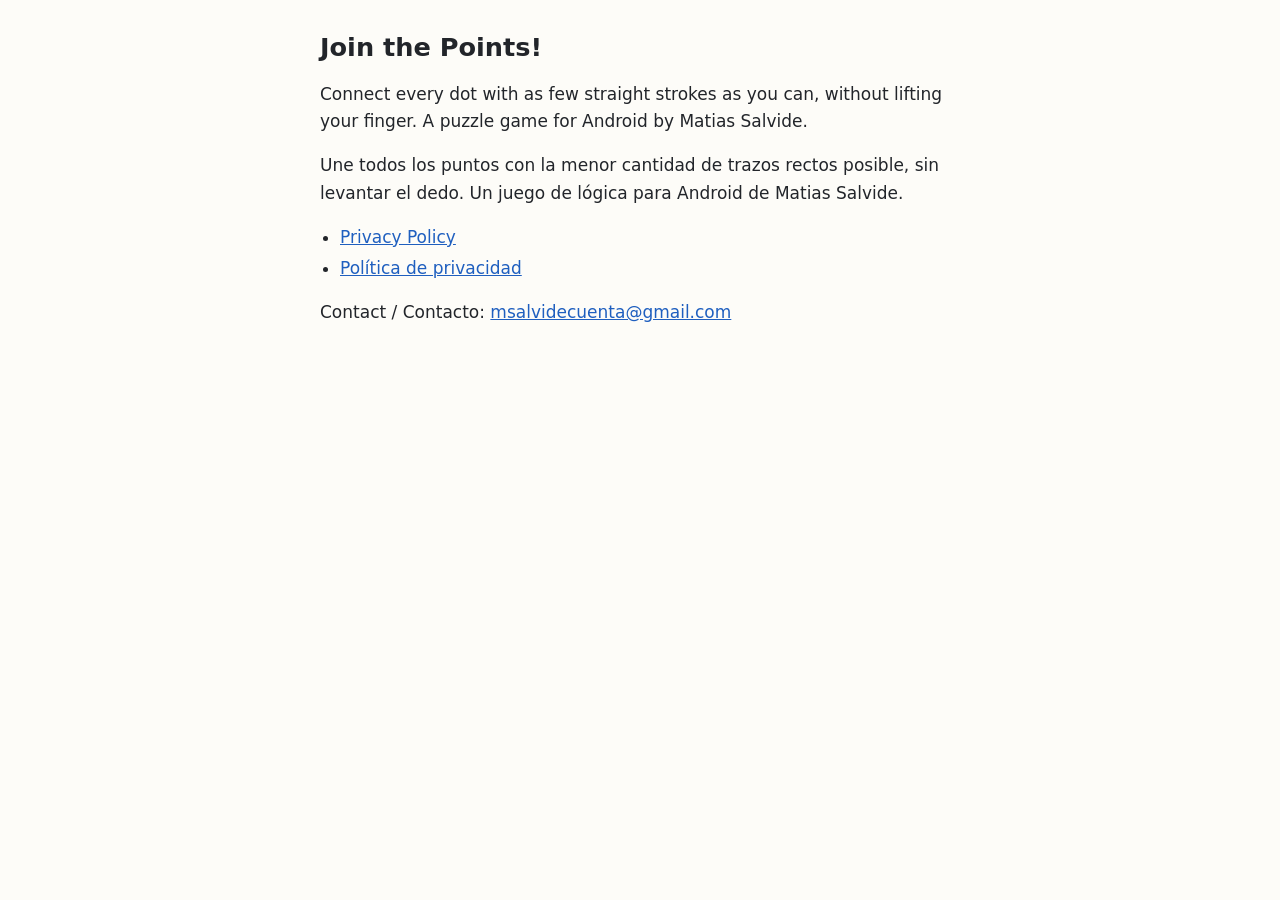
<file: index.html>
<!doctype html>
<html lang="en">
<head>
<meta charset="utf-8">
<meta name="viewport" content="width=device-width, initial-scale=1">
<title>Join the Points!</title>
<link rel="stylesheet" href="style.css">
</head>
<body>
<main>
<h1>Join the Points!</h1>
<p>Connect every dot with as few straight strokes as you can, without lifting your finger. A puzzle game for Android by Matias Salvide.</p>
<p>Une todos los puntos con la menor cantidad de trazos rectos posible, sin levantar el dedo. Un juego de lógica para Android de Matias Salvide.</p>
<ul>
  <li><a href="privacy.html">Privacy Policy</a></li>
  <li><a href="privacy-es.html">Política de privacidad</a></li>
</ul>
<p>Contact / Contacto: <a href="mailto:msalvidecuenta@gmail.com">msalvidecuenta@gmail.com</a></p>
</main>
</body>
</html>
</file>
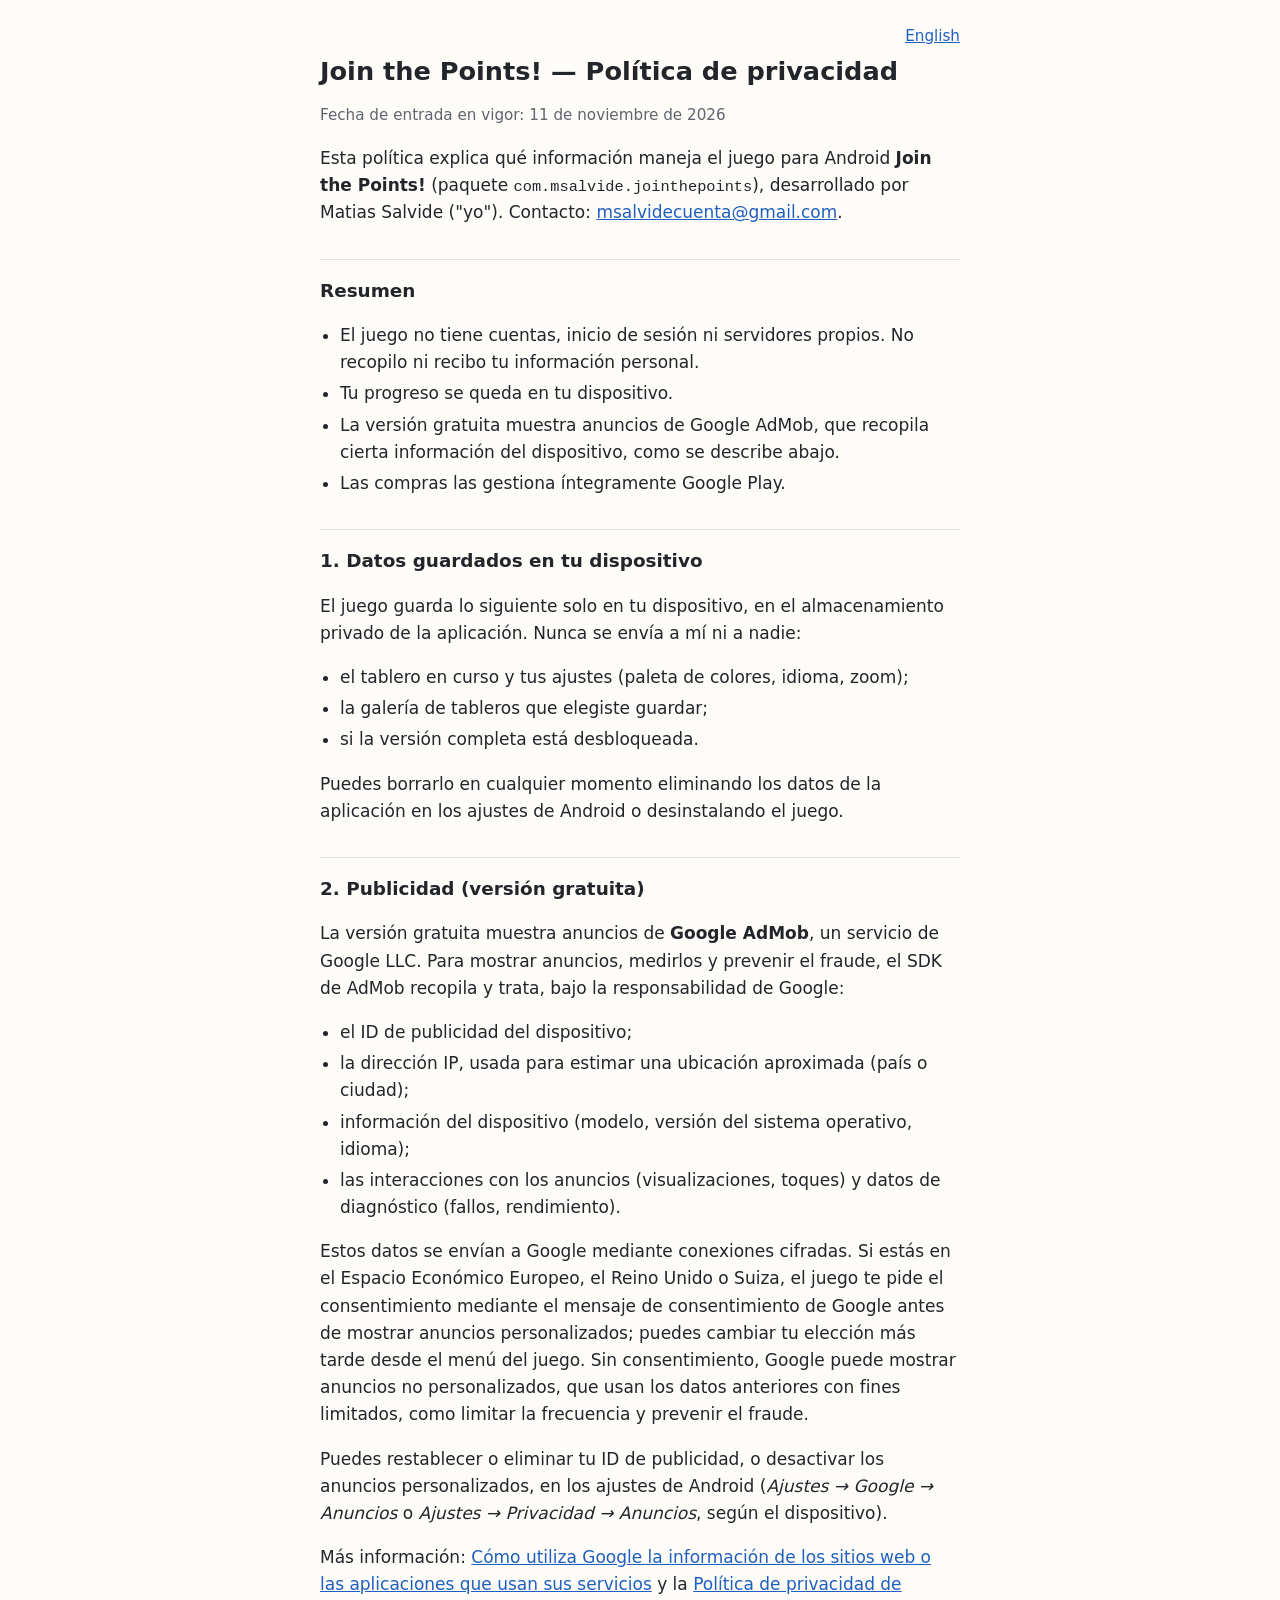
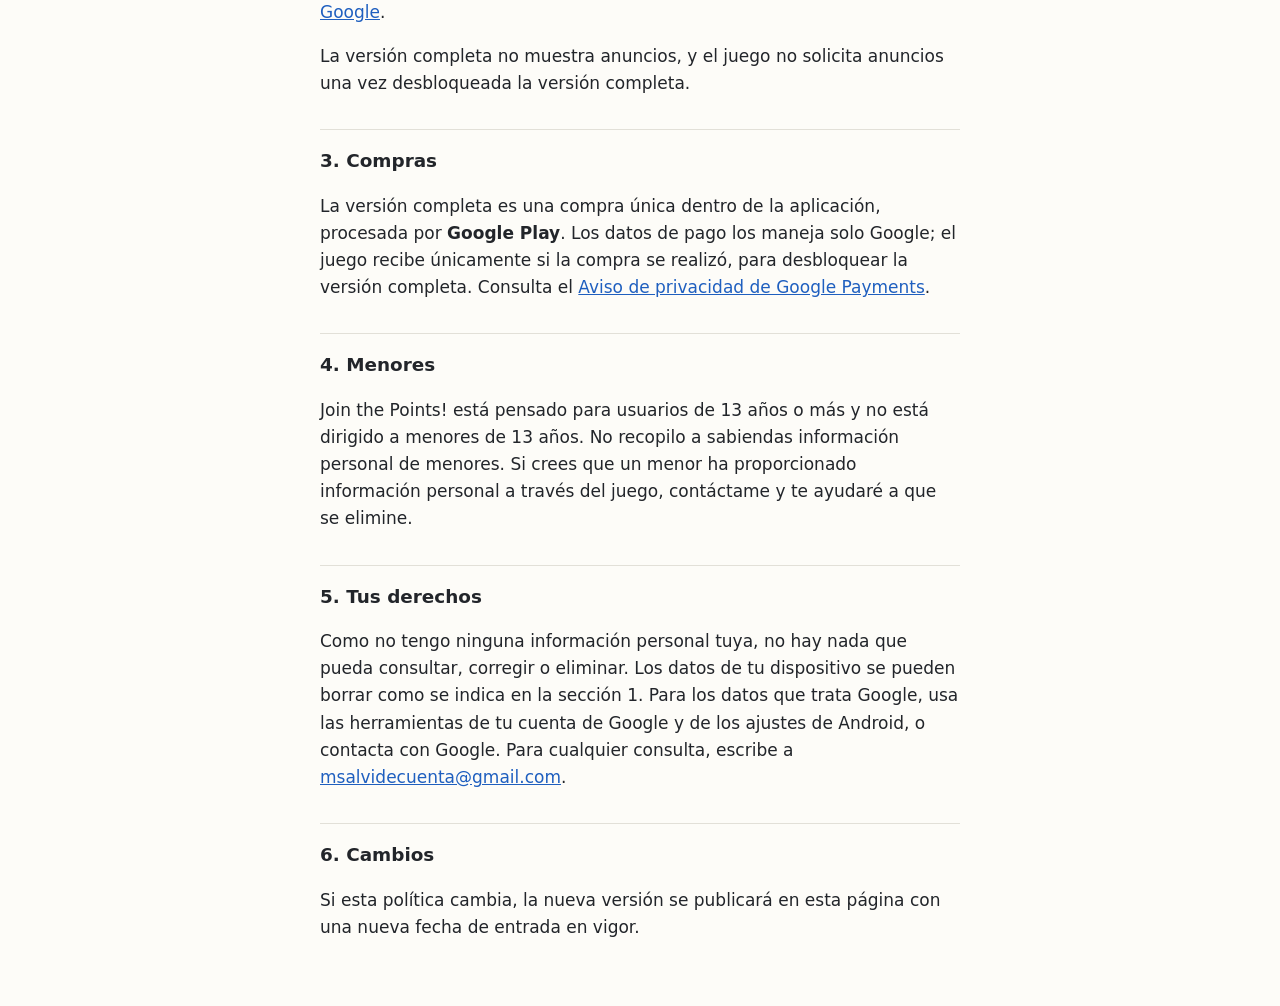
<file: privacy-es.html>
<!doctype html>
<html lang="es">
<head>
<meta charset="utf-8">
<meta name="viewport" content="width=device-width, initial-scale=1">
<title>Join the Points! — Política de privacidad</title>
<link rel="stylesheet" href="style.css">
</head>
<body>
<main>
<p class="lang"><a href="privacy.html" hreflang="en">English</a></p>

<h1>Join the Points! — Política de privacidad</h1>
<p class="meta">Fecha de entrada en vigor: 11 de noviembre de 2026</p>

<p>Esta política explica qué información maneja el juego para Android <strong>Join the Points!</strong> (paquete <code>com.msalvide.jointhepoints</code>), desarrollado por Matias Salvide ("yo"). Contacto: <a href="mailto:msalvidecuenta@gmail.com">msalvidecuenta@gmail.com</a>.</p>

<h2>Resumen</h2>
<ul>
  <li>El juego no tiene cuentas, inicio de sesión ni servidores propios. No recopilo ni recibo tu información personal.</li>
  <li>Tu progreso se queda en tu dispositivo.</li>
  <li>La versión gratuita muestra anuncios de Google AdMob, que recopila cierta información del dispositivo, como se describe abajo.</li>
  <li>Las compras las gestiona íntegramente Google Play.</li>
</ul>

<h2>1. Datos guardados en tu dispositivo</h2>
<p>El juego guarda lo siguiente solo en tu dispositivo, en el almacenamiento privado de la aplicación. Nunca se envía a mí ni a nadie:</p>
<ul>
  <li>el tablero en curso y tus ajustes (paleta de colores, idioma, zoom);</li>
  <li>la galería de tableros que elegiste guardar;</li>
  <li>si la versión completa está desbloqueada.</li>
</ul>
<p>Puedes borrarlo en cualquier momento eliminando los datos de la aplicación en los ajustes de Android o desinstalando el juego.</p>

<h2>2. Publicidad (versión gratuita)</h2>
<p>La versión gratuita muestra anuncios de <strong>Google AdMob</strong>, un servicio de Google LLC. Para mostrar anuncios, medirlos y prevenir el fraude, el SDK de AdMob recopila y trata, bajo la responsabilidad de Google:</p>
<ul>
  <li>el ID de publicidad del dispositivo;</li>
  <li>la dirección IP, usada para estimar una ubicación aproximada (país o ciudad);</li>
  <li>información del dispositivo (modelo, versión del sistema operativo, idioma);</li>
  <li>las interacciones con los anuncios (visualizaciones, toques) y datos de diagnóstico (fallos, rendimiento).</li>
</ul>
<p>Estos datos se envían a Google mediante conexiones cifradas. Si estás en el Espacio Económico Europeo, el Reino Unido o Suiza, el juego te pide el consentimiento mediante el mensaje de consentimiento de Google antes de mostrar anuncios personalizados; puedes cambiar tu elección más tarde desde el menú del juego. Sin consentimiento, Google puede mostrar anuncios no personalizados, que usan los datos anteriores con fines limitados, como limitar la frecuencia y prevenir el fraude.</p>
<p>Puedes restablecer o eliminar tu ID de publicidad, o desactivar los anuncios personalizados, en los ajustes de Android (<em>Ajustes → Google → Anuncios</em> o <em>Ajustes → Privacidad → Anuncios</em>, según el dispositivo).</p>
<p>Más información: <a href="https://policies.google.com/technologies/partner-sites?hl=es">Cómo utiliza Google la información de los sitios web o las aplicaciones que usan sus servicios</a> y la <a href="https://policies.google.com/privacy?hl=es">Política de privacidad de Google</a>.</p>
<p>La versión completa no muestra anuncios, y el juego no solicita anuncios una vez desbloqueada la versión completa.</p>

<h2>3. Compras</h2>
<p>La versión completa es una compra única dentro de la aplicación, procesada por <strong>Google Play</strong>. Los datos de pago los maneja solo Google; el juego recibe únicamente si la compra se realizó, para desbloquear la versión completa. Consulta el <a href="https://payments.google.com/payments/apis-secure/u/0/get_legal_document?ldo=0&amp;ldt=privacynotice&amp;ldl=es">Aviso de privacidad de Google Payments</a>.</p>

<h2>4. Menores</h2>
<p>Join the Points! está pensado para usuarios de 13 años o más y no está dirigido a menores de 13 años. No recopilo a sabiendas información personal de menores. Si crees que un menor ha proporcionado información personal a través del juego, contáctame y te ayudaré a que se elimine.</p>

<h2>5. Tus derechos</h2>
<p>Como no tengo ninguna información personal tuya, no hay nada que pueda consultar, corregir o eliminar. Los datos de tu dispositivo se pueden borrar como se indica en la sección 1. Para los datos que trata Google, usa las herramientas de tu cuenta de Google y de los ajustes de Android, o contacta con Google. Para cualquier consulta, escribe a <a href="mailto:msalvidecuenta@gmail.com">msalvidecuenta@gmail.com</a>.</p>

<h2>6. Cambios</h2>
<p>Si esta política cambia, la nueva versión se publicará en esta página con una nueva fecha de entrada en vigor.</p>
</main>
</body>
</html>
</file>
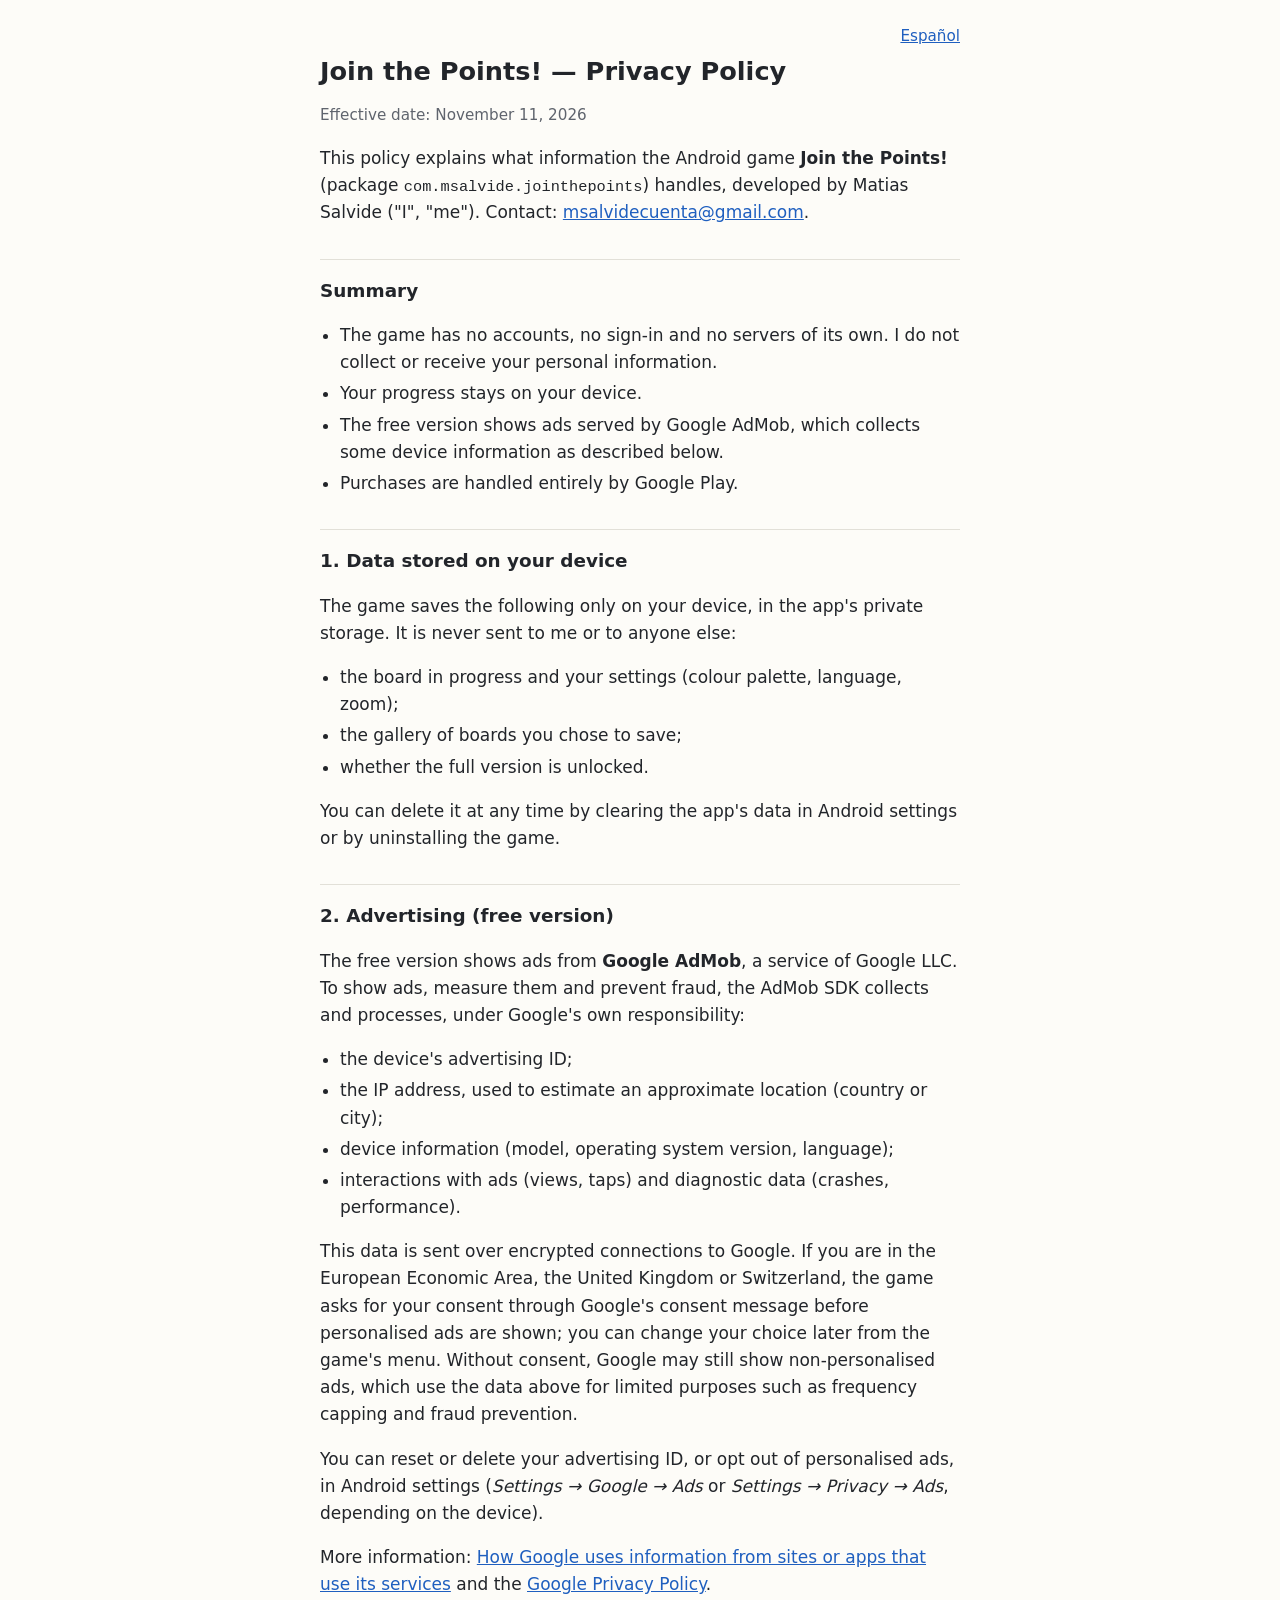
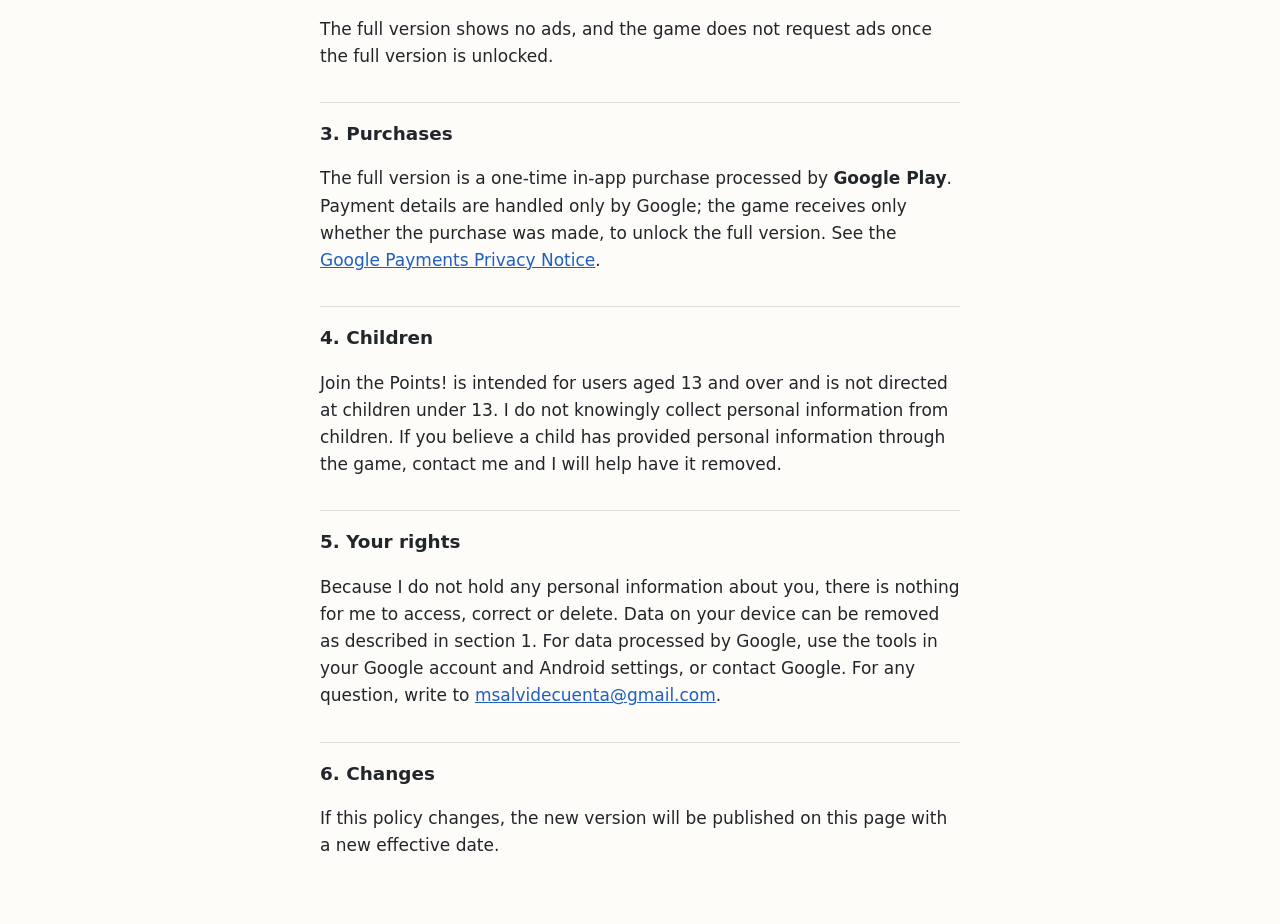
<file: privacy.html>
<!doctype html>
<html lang="en">
<head>
<meta charset="utf-8">
<meta name="viewport" content="width=device-width, initial-scale=1">
<title>Join the Points! — Privacy Policy</title>
<link rel="stylesheet" href="style.css">
</head>
<body>
<main>
<p class="lang"><a href="privacy-es.html" hreflang="es">Español</a></p>

<h1>Join the Points! — Privacy Policy</h1>
<p class="meta">Effective date: November 11, 2026</p>

<p>This policy explains what information the Android game <strong>Join the Points!</strong> (package <code>com.msalvide.jointhepoints</code>) handles, developed by Matias Salvide ("I", "me"). Contact: <a href="mailto:msalvidecuenta@gmail.com">msalvidecuenta@gmail.com</a>.</p>

<h2>Summary</h2>
<ul>
  <li>The game has no accounts, no sign-in and no servers of its own. I do not collect or receive your personal information.</li>
  <li>Your progress stays on your device.</li>
  <li>The free version shows ads served by Google AdMob, which collects some device information as described below.</li>
  <li>Purchases are handled entirely by Google Play.</li>
</ul>

<h2>1. Data stored on your device</h2>
<p>The game saves the following only on your device, in the app's private storage. It is never sent to me or to anyone else:</p>
<ul>
  <li>the board in progress and your settings (colour palette, language, zoom);</li>
  <li>the gallery of boards you chose to save;</li>
  <li>whether the full version is unlocked.</li>
</ul>
<p>You can delete it at any time by clearing the app's data in Android settings or by uninstalling the game.</p>

<h2>2. Advertising (free version)</h2>
<p>The free version shows ads from <strong>Google AdMob</strong>, a service of Google LLC. To show ads, measure them and prevent fraud, the AdMob SDK collects and processes, under Google's own responsibility:</p>
<ul>
  <li>the device's advertising ID;</li>
  <li>the IP address, used to estimate an approximate location (country or city);</li>
  <li>device information (model, operating system version, language);</li>
  <li>interactions with ads (views, taps) and diagnostic data (crashes, performance).</li>
</ul>
<p>This data is sent over encrypted connections to Google. If you are in the European Economic Area, the United Kingdom or Switzerland, the game asks for your consent through Google's consent message before personalised ads are shown; you can change your choice later from the game's menu. Without consent, Google may still show non-personalised ads, which use the data above for limited purposes such as frequency capping and fraud prevention.</p>
<p>You can reset or delete your advertising ID, or opt out of personalised ads, in Android settings (<em>Settings → Google → Ads</em> or <em>Settings → Privacy → Ads</em>, depending on the device).</p>
<p>More information: <a href="https://policies.google.com/technologies/partner-sites">How Google uses information from sites or apps that use its services</a> and the <a href="https://policies.google.com/privacy">Google Privacy Policy</a>.</p>
<p>The full version shows no ads, and the game does not request ads once the full version is unlocked.</p>

<h2>3. Purchases</h2>
<p>The full version is a one-time in-app purchase processed by <strong>Google Play</strong>. Payment details are handled only by Google; the game receives only whether the purchase was made, to unlock the full version. See the <a href="https://payments.google.com/payments/apis-secure/u/0/get_legal_document?ldo=0&amp;ldt=privacynotice">Google Payments Privacy Notice</a>.</p>

<h2>4. Children</h2>
<p>Join the Points! is intended for users aged 13 and over and is not directed at children under 13. I do not knowingly collect personal information from children. If you believe a child has provided personal information through the game, contact me and I will help have it removed.</p>

<h2>5. Your rights</h2>
<p>Because I do not hold any personal information about you, there is nothing for me to access, correct or delete. Data on your device can be removed as described in section 1. For data processed by Google, use the tools in your Google account and Android settings, or contact Google. For any question, write to <a href="mailto:msalvidecuenta@gmail.com">msalvidecuenta@gmail.com</a>.</p>

<h2>6. Changes</h2>
<p>If this policy changes, the new version will be published on this page with a new effective date.</p>
</main>
</body>
</html>
</file>
<file: style.css>
:root {
  --bg: #fdfcf8;
  --text: #22252a;
  --muted: #5f646d;
  --link: #1f5fbf;
  --rule: #e2e0d8;
}
@media (prefers-color-scheme: dark) {
  :root {
    --bg: #17191d;
    --text: #e6e4de;
    --muted: #a3a6ad;
    --link: #8ab4f8;
    --rule: #33363c;
  }
}
* { box-sizing: border-box; }
body {
  margin: 0;
  background: var(--bg);
  color: var(--text);
  font: 17px/1.6 system-ui, -apple-system, "Segoe UI", Roboto, sans-serif;
}
main { max-width: 42rem; margin: 0 auto; padding: 1.5rem 16px 3rem; }
h1 { font-size: 1.6rem; line-height: 1.25; margin: 0.5rem 0; }
h2 { font-size: 1.15rem; margin: 2rem 0 0.5rem; padding-top: 1rem; border-top: 1px solid var(--rule); }
a { color: var(--link); }
code { font-size: 0.9em; overflow-wrap: anywhere; }
.meta, .lang { color: var(--muted); font-size: 0.95rem; }
.lang { text-align: right; margin: 0; }
ul { padding-left: 1.25rem; }
li { margin: 0.25rem 0; }
</file>
